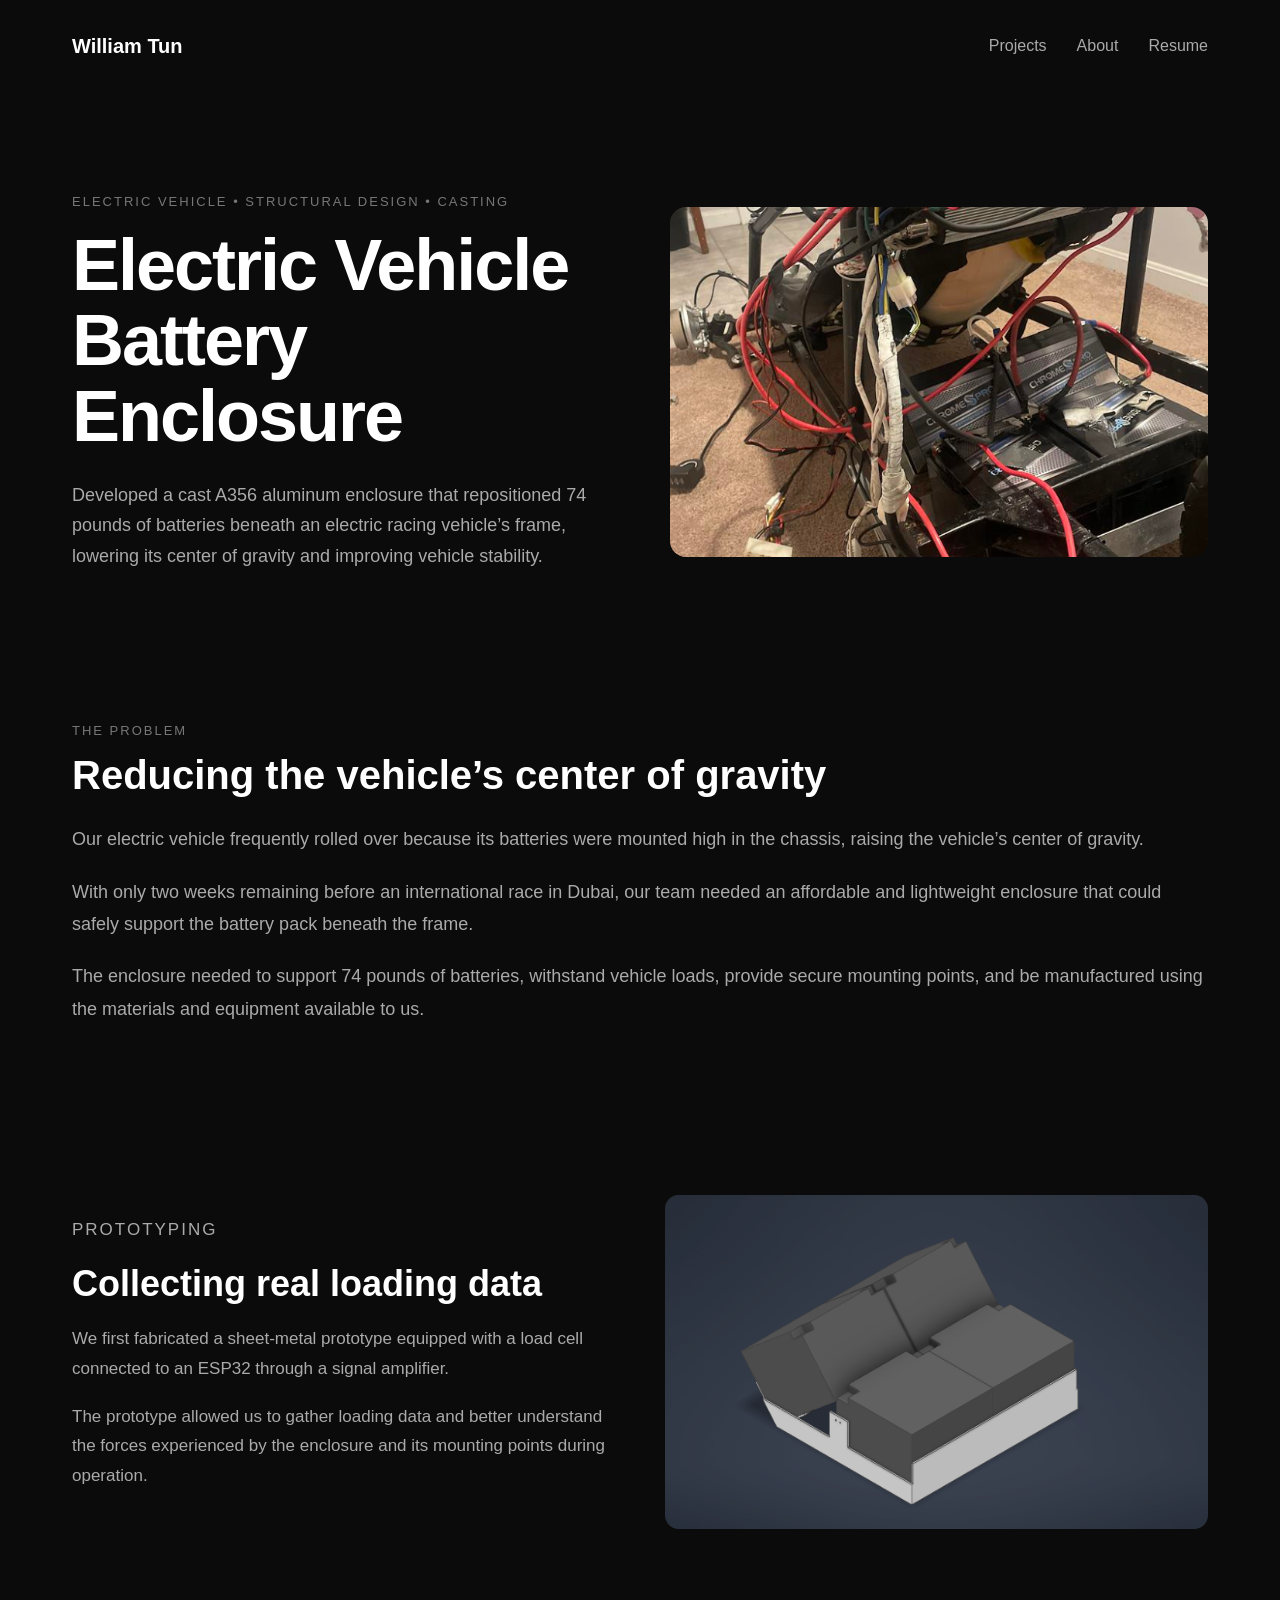
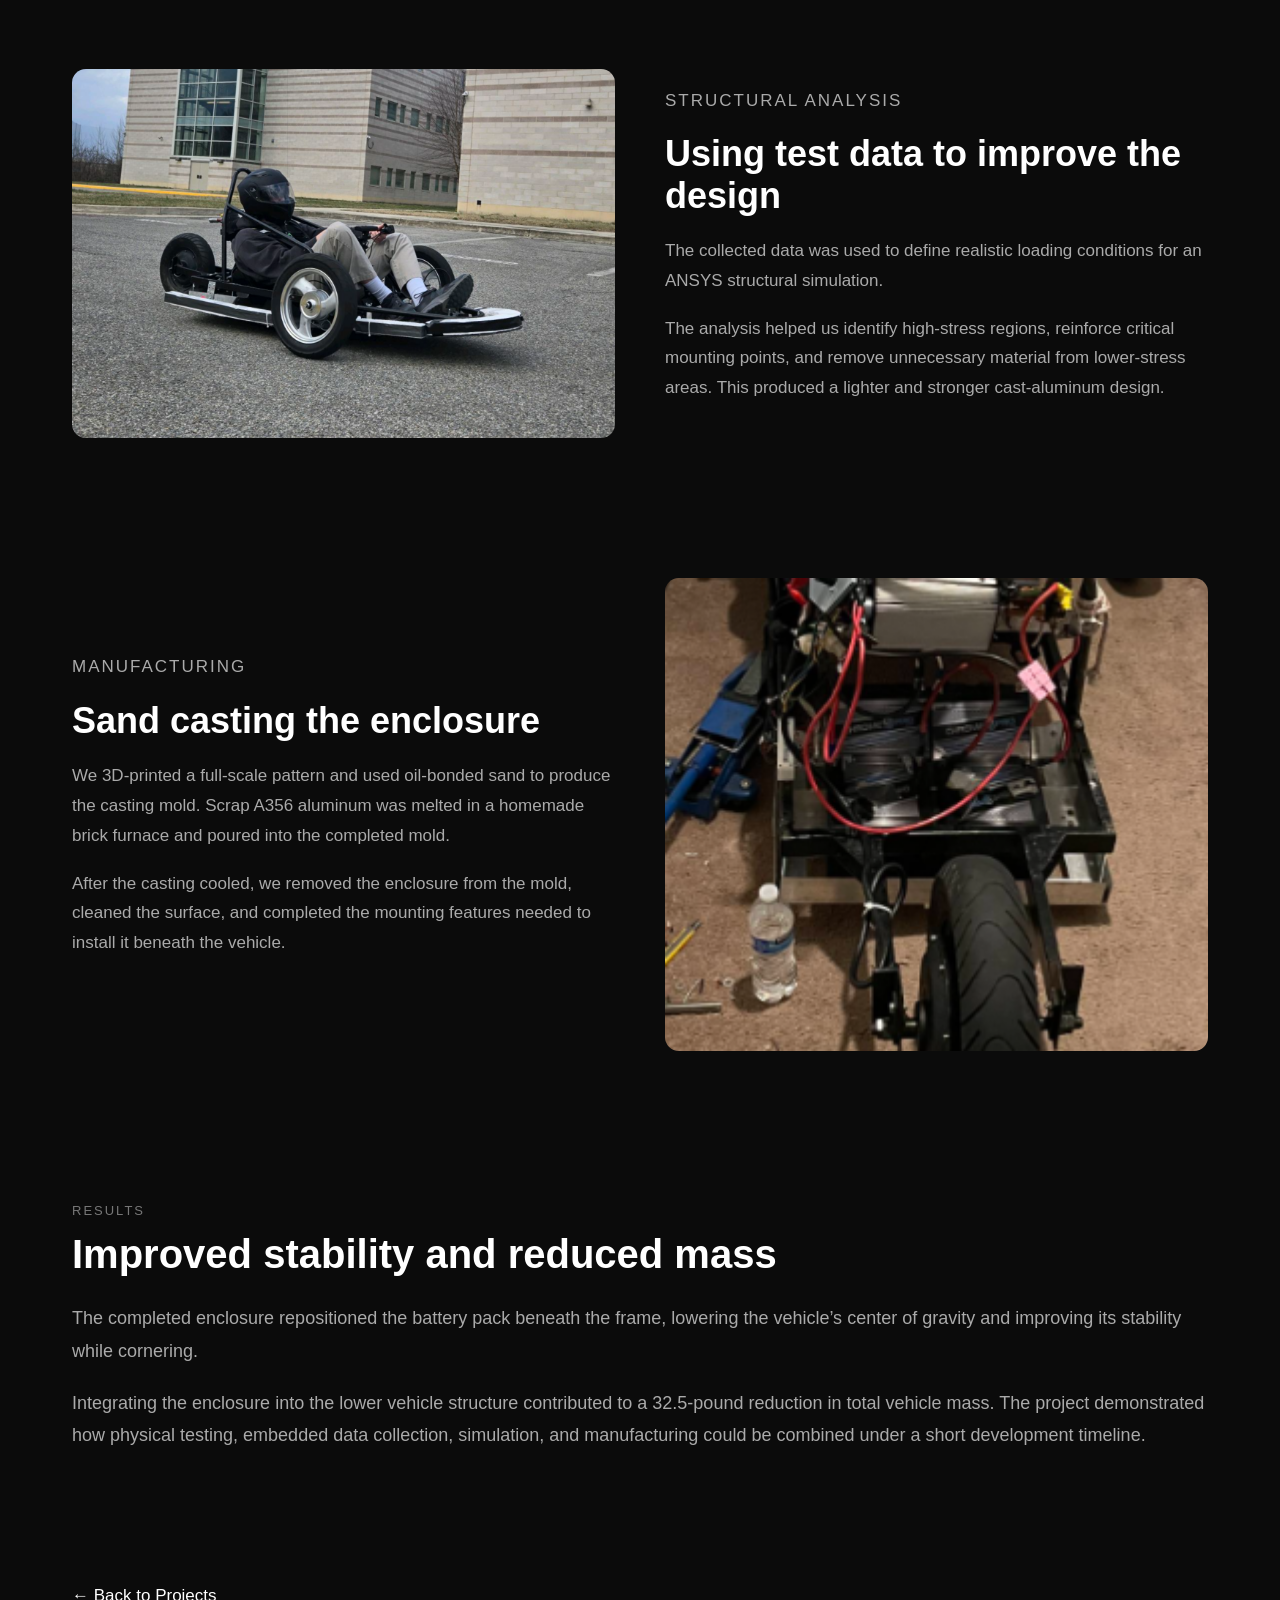
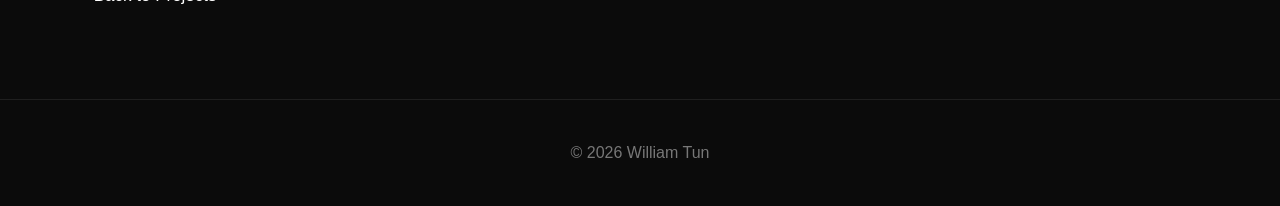
<file: projects/battery-enclosure.html>
<!DOCTYPE html>
<html lang="en">

<head>
    <meta charset="UTF-8">

    <meta
        name="viewport"
        content="width=device-width, initial-scale=1.0"
    >

    <title>Electric Vehicle Battery Enclosure | William Tun</title>

    <meta
        name="description"
        content="Design, testing, analysis, and casting of an A356 aluminum electric vehicle battery enclosure by William Tun."
    >

    <link rel="stylesheet" href="../style.css">
</head>

<body>

    <nav>
        <a href="../index.html" class="logo">
            William Tun
        </a>

        <div class="nav-links">
            <a href="../index.html#projects">Projects</a>
            <a href="../index.html#about">About</a>

            <a
                href="../William_Tun_Resume.pdf"
                target="_blank"
                rel="noopener noreferrer"
            >
                Resume
            </a>
        </div>
    </nav>


    <main>

        <!-- HERO -->

        <section class="project-page-hero">

            <div class="project-page-title">

                <p class="section-label">
                    ELECTRIC VEHICLE • STRUCTURAL DESIGN • CASTING
                </p>

                <h1>
                    Electric Vehicle Battery Enclosure
                </h1>

                <p class="project-page-summary">
                    Developed a cast A356 aluminum enclosure that repositioned
                    74 pounds of batteries beneath an electric racing vehicle’s
                    frame, lowering its center of gravity and improving vehicle
                    stability.
                </p>

            </div>

            <div class="project-hero-image">
                <img
                    src="../images/EVGP1.png"
                    alt="Electric vehicle used in the EV Grand Prix"
                >
            </div>

        </section>


        <!-- OVERVIEW -->

        <section class="project-content">

            <p class="section-label">
                THE PROBLEM
            </p>

            <h2>
                Reducing the vehicle’s center of gravity
            </h2>

            <p class="project-text">
                Our electric vehicle frequently rolled over because its
                batteries were mounted high in the chassis, raising the
                vehicle’s center of gravity.
            </p>

            <p class="project-text">
                With only two weeks remaining before an international race in
                Dubai, our team needed an affordable and lightweight enclosure
                that could safely support the battery pack beneath the frame.
            </p>

            <p class="project-text">
                The enclosure needed to support 74 pounds of batteries,
                withstand vehicle loads, provide secure mounting points, and be
                manufactured using the materials and equipment available to us.
            </p>

        </section>


        <!-- PROTOTYPE AND DATA COLLECTION -->

        <section class="project-split casting-section">

            <div class="project-split-image">
                <img
                    src="../images/battery_pack.png"
                    alt="Sheet-metal battery enclosure prototype"
                    loading="lazy"
                >
            </div>

            <div class="project-split-text">

                <p class="section-label">
                    PROTOTYPING
                </p>

                <h2>
                    Collecting real loading data
                </h2>

                <p>
                    We first fabricated a sheet-metal prototype equipped with
                    a load cell connected to an ESP32 through a signal
                    amplifier.
                </p>

                <p>
                    The prototype allowed us to gather loading data and better
                    understand the forces experienced by the enclosure and its
                    mounting points during operation.
                </p>

            </div>

        </section>


        <!-- ANSYS -->

        <section class="project-split">

            <div class="project-split-image">
                <img
                    src="../images/vehicle_testing.png"
                    alt="ANSYS simulation of the battery enclosure"
                    loading="lazy"
                >
            </div>

            <div class="project-split-text">

                <p class="section-label">
                    STRUCTURAL ANALYSIS
                </p>

                <h2>
                    Using test data to improve the design
                </h2>

                <p>
                    The collected data was used to define realistic loading
                    conditions for an ANSYS structural simulation.
                </p>

                <p>
                    The analysis helped us identify high-stress regions,
                    reinforce critical mounting points, and remove unnecessary
                    material from lower-stress areas. This produced a lighter
                    and stronger cast-aluminum design.
                </p>

            </div>

        </section>


        <!-- CASTING -->

        <section class="project-split">

            <div class="project-split-image">
                <img
                    src="../images/under_casting.png"
                    alt="Sand casting the A356 aluminum battery enclosure"
                    loading="lazy"
                >
            </div>

            <div class="project-split-text">

                <p class="section-label">
                    MANUFACTURING
                </p>

                <h2>
                    Sand casting the enclosure
                </h2>

                <p>
                    We 3D-printed a full-scale pattern and used oil-bonded sand
                    to produce the casting mold. Scrap A356 aluminum was melted
                    in a homemade brick furnace and poured into the completed
                    mold.
                </p>

                <p>
                    After the casting cooled, we removed the enclosure from the
                    mold, cleaned the surface, and completed the mounting
                    features needed to install it beneath the vehicle.
                </p>

            </div>

        </section>


        <!-- RESULTS -->

        <section class="project-content">

            <p class="section-label">
                RESULTS
            </p>

            <h2>
                Improved stability and reduced mass
            </h2>

            <p class="project-text">
                The completed enclosure repositioned the battery pack beneath
                the frame, lowering the vehicle’s center of gravity and
                improving its stability while cornering.
            </p>

            <p class="project-text">
                Integrating the enclosure into the lower vehicle structure
                contributed to a 32.5-pound reduction in total vehicle mass.
                The project demonstrated how physical testing, embedded data
                collection, simulation, and manufacturing could be combined
                under a short development timeline.
            </p>

        </section>

        <!-- BACK BUTTON -->

        <section class="project-back">
            <a href="../index.html#projects">
                ← Back to Projects
            </a>
        </section>

    </main>


    <footer>
        <p>© 2026 William Tun</p>
    </footer>

</body>

</html>
</file>
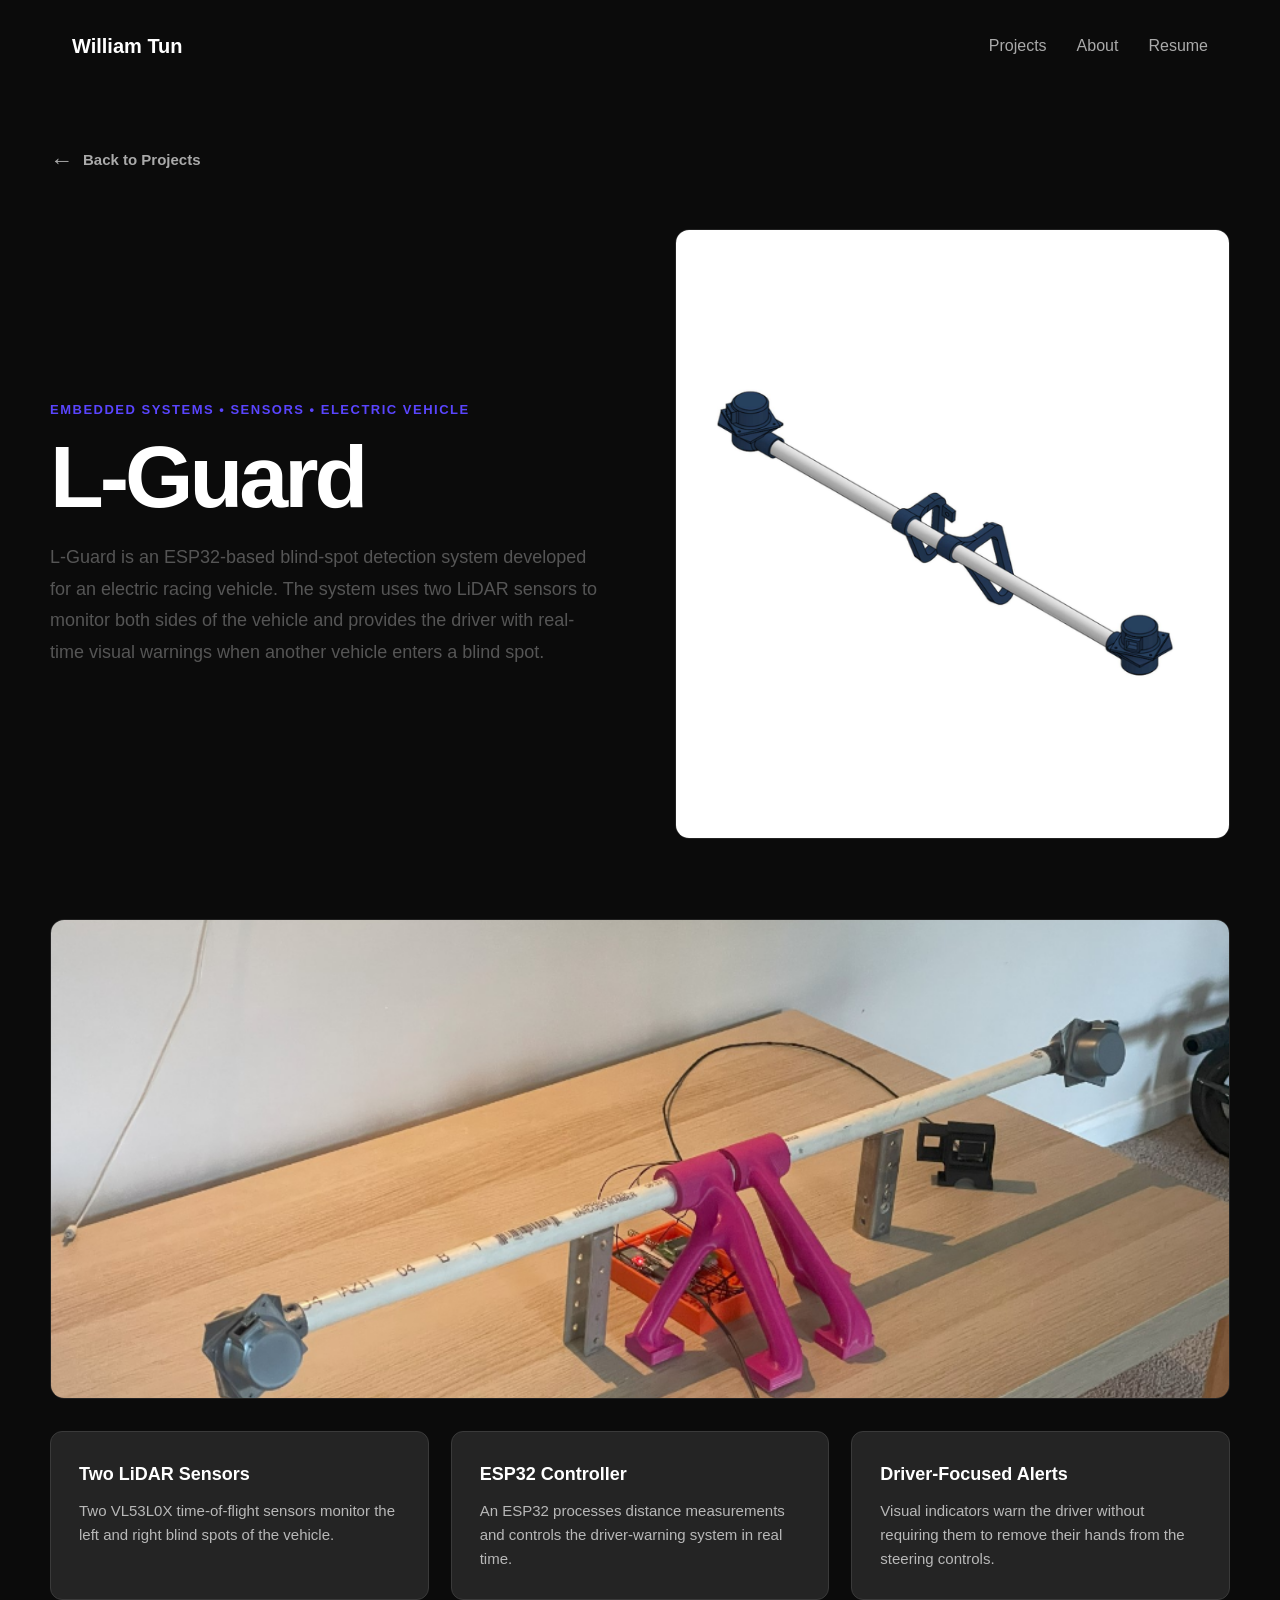
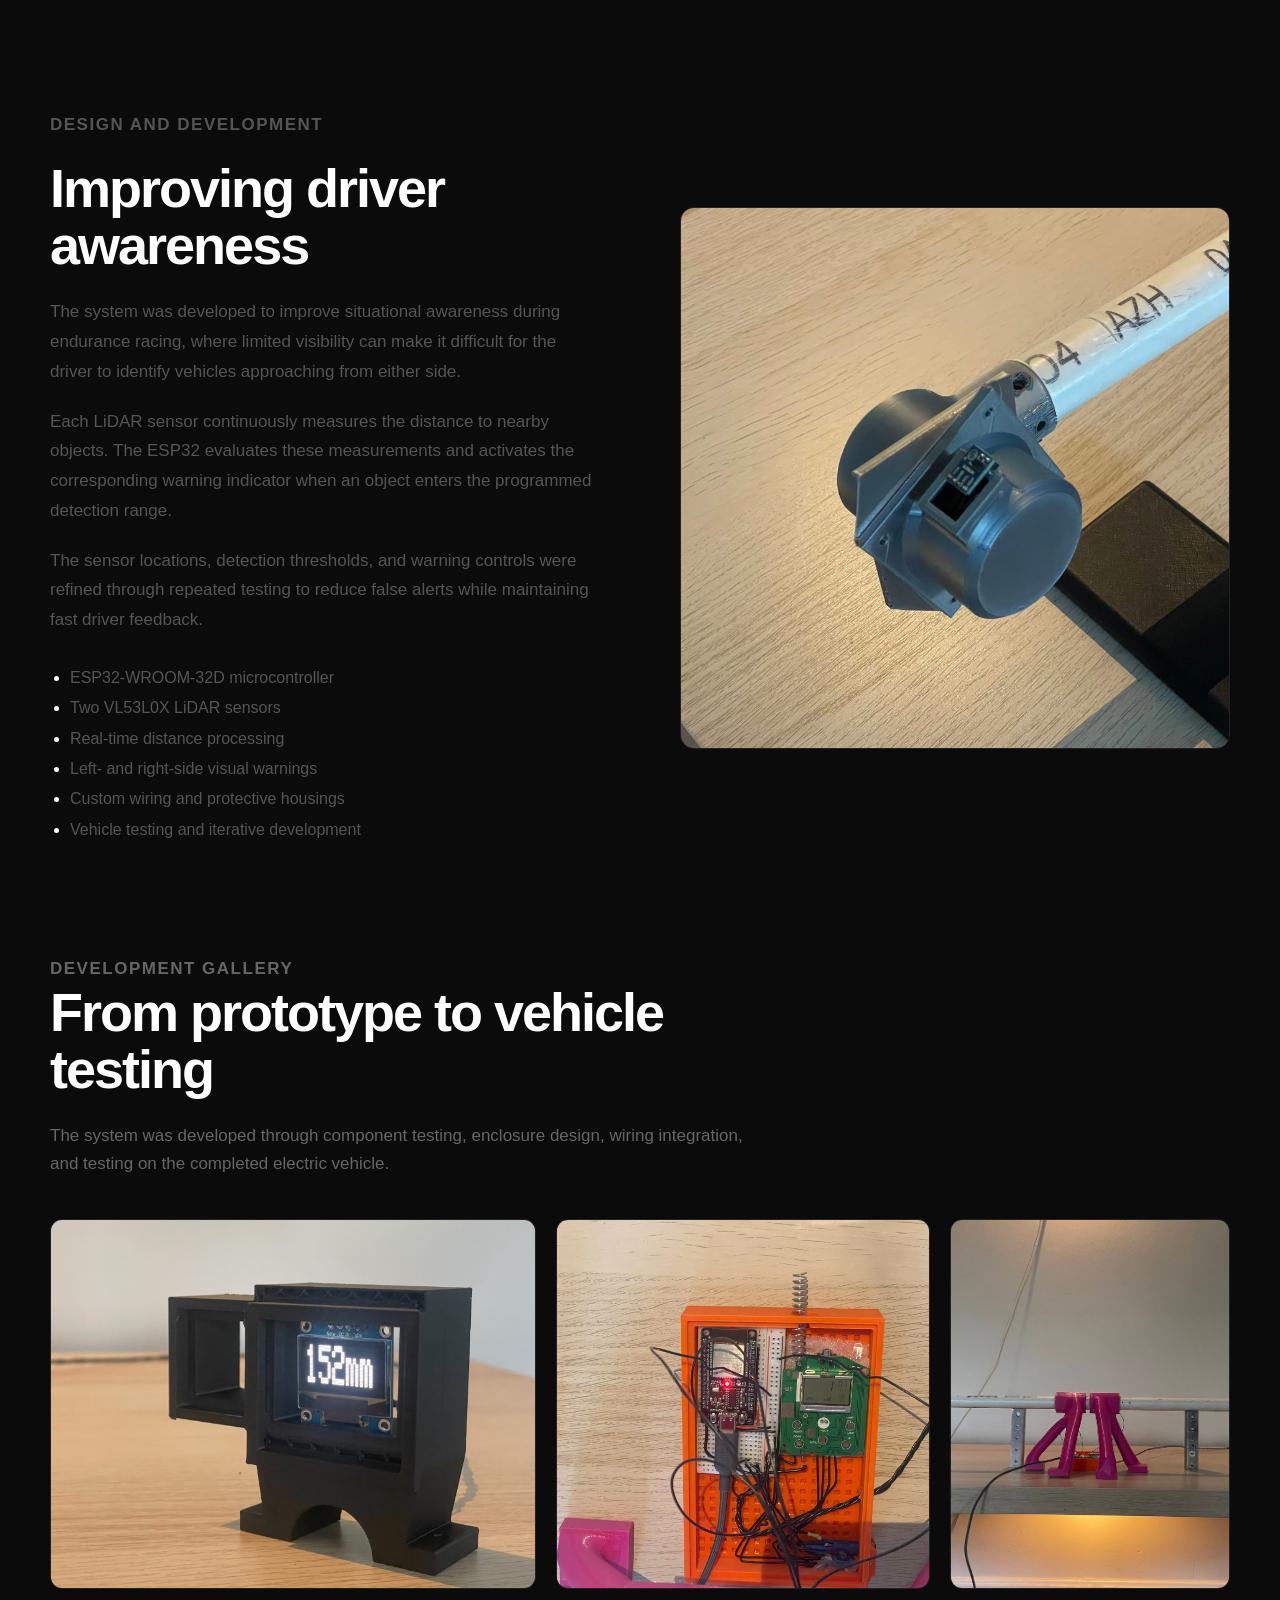
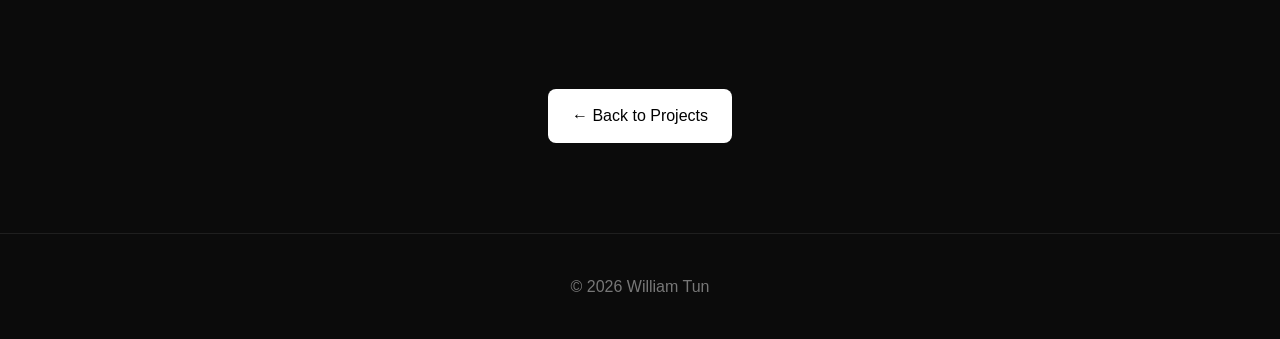
<file: projects/lidar-system.html>
<!DOCTYPE html>
<html lang="en">

<head>
    <meta charset="UTF-8">

    <meta
        name="viewport"
        content="width=device-width, initial-scale=1.0"
    >

    <title>L-Guard Blind-Spot Detection System | William Tun</title>

    <meta
        name="description"
        content="L-Guard is an ESP32-based blind-spot detection system developed by William Tun for an electric racing vehicle."
    >

    <link rel="stylesheet" href="../style.css">

    <style>
        /* L-GUARD PROJECT PAGE */

        .lguard-page {
            width: min(1180px, calc(100% - 40px));
            margin: 0 auto;
            padding: 50px 0 90px;
        }

        .project-back {
            display: inline-flex;
            align-items: center;
            gap: 10px;
            margin-bottom: 50px;
            color: #666666;
            font-size: 15px;
            font-weight: 600;
            text-decoration: none;
        }

        .project-back:hover {
            color: #111111;
        }

        .project-back span {
            font-size: 23px;
        }

        /* HERO */

        .lguard-hero {
            display: grid;
            grid-template-columns: 1fr 1fr;
            gap: 70px;
            align-items: center;
            margin-bottom: 80px;
        }

        .project-label {
            margin: 0 0 14px;
            color: #5a45ff;
            font-size: 13px;
            font-weight: 700;
            letter-spacing: 1.5px;
            text-transform: uppercase;
        }

        .lguard-hero h1 {
            margin: 0 0 24px;
            color: #111111;
            font-size: clamp(48px, 7vw, 88px);
            line-height: 0.95;
            letter-spacing: -4px;
        }

        .lguard-hero-text {
            max-width: 560px;
            margin: 0;
            color: #555555;
            font-size: 18px;
            line-height: 1.75;
        }

        .lguard-hero-image {
            min-height: 500px;
            overflow: hidden;
            border-radius: 14px;
            background-color: #e8eaed;
        }

        .lguard-hero-image img {
            display: block;
            width: 100%;
            height: 100%;
            min-height: 500px;
            object-fit: cover;
        }

        /* FULL-WIDTH IMAGE */

        .lguard-banner {
            width: 100%;
            height: 480px;
            margin-bottom: 32px;
            overflow: hidden;
            border-radius: 14px;
            background-color: #e8eaed;
        }

        .lguard-banner img {
            display: block;
            width: 100%;
            height: 100%;
            object-fit: cover;
        }

        /* SUMMARY CARDS */

        .project-highlights {
            display: grid;
            grid-template-columns: repeat(3, 1fr);
            gap: 22px;
            margin-bottom: 110px;
        }

        .highlight-card {
            padding: 28px;
            border: 1px solid #dddddd;
            border-radius: 12px;
            background-color: #ffffff;
        }

        .highlight-card h3 {
            margin: 0 0 10px;
            color: #111111;
            font-size: 18px;
        }

        .highlight-card p {
            margin: 0;
            color: #666666;
            font-size: 15px;
            line-height: 1.6;
        }

        /* TECHNICAL SECTION */

        .lguard-details {
            display: grid;
            grid-template-columns: 1fr 1fr;
            gap: 80px;
            align-items: center;
            margin-bottom: 110px;
        }

        .lguard-details h2,
        .gallery-section h2 {
            margin: 0 0 24px;
            color: #111111;
            font-size: clamp(34px, 5vw, 54px);
            line-height: 1.05;
            letter-spacing: -2px;
        }

        .lguard-details p {
            margin: 0 0 20px;
            color: #555555;
            font-size: 17px;
            line-height: 1.75;
        }

        .lguard-details ul {
            margin: 28px 0 0;
            padding-left: 20px;
            color: #555555;
            line-height: 1.9;
        }

        .lguard-detail-image {
            min-height: 540px;
            overflow: hidden;
            border-radius: 14px;
            background-color: #e8eaed;
        }

        .lguard-detail-image img {
            display: block;
            width: 100%;
            height: 100%;
            min-height: 540px;
            object-fit: cover;
        }

        /* PHOTO GALLERY */

        .gallery-section {
            margin-bottom: 80px;
        }

        .gallery-heading {
            max-width: 700px;
            margin-bottom: 40px;
        }

        .gallery-heading p {
            margin: 0;
            color: #666666;
            font-size: 17px;
            line-height: 1.7;
        }

        .photo-gallery {
            display: grid;
            grid-template-columns: 1.3fr 1fr 0.75fr;
            gap: 20px;
        }

        .gallery-image {
            height: 370px;
            overflow: hidden;
            border-radius: 12px;
            background-color: #e8eaed;
        }

        .gallery-image img {
            display: block;
            width: 100%;
            height: 100%;
            object-fit: cover;
            transition: transform 0.35s ease;
        }

        .gallery-image:hover img {
            transform: scale(1.035);
        }

        .project-bottom-navigation {
            display: flex;
            justify-content: center;
            padding-top: 20px;
        }

        /* RESPONSIVE */

        @media (max-width: 850px) {
            .lguard-hero,
            .lguard-details {
                grid-template-columns: 1fr;
                gap: 40px;
            }

            .lguard-hero-image,
            .lguard-hero-image img,
            .lguard-detail-image,
            .lguard-detail-image img {
                min-height: 420px;
            }

            .project-highlights {
                grid-template-columns: 1fr;
                margin-bottom: 80px;
            }

            .photo-gallery {
                grid-template-columns: 1fr 1fr;
            }

            .photo-gallery .gallery-image:first-child {
                grid-column: 1 / -1;
            }
        }

        @media (max-width: 560px) {
            .lguard-page {
                width: min(100% - 24px, 1180px);
                padding-top: 30px;
            }

            .lguard-hero {
                margin-bottom: 55px;
            }

            .lguard-hero h1 {
                letter-spacing: -2px;
            }

            .lguard-banner {
                height: 300px;
            }

            .photo-gallery {
                grid-template-columns: 1fr;
            }

            .photo-gallery .gallery-image:first-child {
                grid-column: auto;
            }

            .gallery-image {
                height: 310px;
            }
        }
    </style>
</head>

<body>

    <!-- NAVIGATION -->

    <nav>
        <a href="../index.html" class="logo">
            William Tun
        </a>

        <div class="nav-links">
            <a href="../index.html#projects">Projects</a>
            <a href="../index.html#about">About</a>

            <a
                href="../William_Tun_Resume.pdf"
                target="_blank"
                rel="noopener noreferrer"
            >
                Resume
            </a>
        </div>
    </nav>


    <main class="lguard-page">

        <!-- BACK BUTTON -->

        <a href="../index.html#projects" class="project-back">
            <span>←</span>
            Back to Projects
        </a>


        <!-- HERO -->

        <section class="lguard-hero">

            <div>
                <p class="project-label">
                    Embedded Systems • Sensors • Electric Vehicle
                </p>

                <h1>L-Guard</h1>

                <p class="lguard-hero-text">
                    L-Guard is an ESP32-based blind-spot detection system
                    developed for an electric racing vehicle. The system uses
                    two LiDAR sensors to monitor both sides of the vehicle and
                    provides the driver with real-time visual warnings when
                    another vehicle enters a blind spot.
                </p>
            </div>

            <div class="lguard-hero-image">
                <img
                    src="../images/lguard-hero.jpg.png"
                    alt="L-Guard blind-spot detection system"
                >
            </div>

        </section>


        <!-- FULL-WIDTH IMAGE -->

        <section class="lguard-banner">
            <img
                src="../images/lguard-vehicle.jpg"
                alt="L-Guard system installed on the electric vehicle"
                loading="lazy"
            >
        </section>


        <!-- THREE SUMMARY BLOCKS -->

        <section class="project-highlights">

            <article class="highlight-card">
                <h3>Two LiDAR Sensors</h3>

                <p>
                    Two VL53L0X time-of-flight sensors monitor the left and
                    right blind spots of the vehicle.
                </p>
            </article>

            <article class="highlight-card">
                <h3>ESP32 Controller</h3>

                <p>
                    An ESP32 processes distance measurements and controls the
                    driver-warning system in real time.
                </p>
            </article>

            <article class="highlight-card">
                <h3>Driver-Focused Alerts</h3>

                <p>
                    Visual indicators warn the driver without requiring them
                    to remove their hands from the steering controls.
                </p>
            </article>

        </section>


        <!-- TECHNICAL OVERVIEW -->

        <section class="lguard-details">

            <div>
                <p class="project-label">Design and Development</p>

                <h2>
                    Improving driver awareness
                </h2>

                <p>
                    The system was developed to improve situational awareness
                    during endurance racing, where limited visibility can make
                    it difficult for the driver to identify vehicles approaching
                    from either side.
                </p>

                <p>
                    Each LiDAR sensor continuously measures the distance to
                    nearby objects. The ESP32 evaluates these measurements and
                    activates the corresponding warning indicator when an object
                    enters the programmed detection range.
                </p>

                <p>
                    The sensor locations, detection thresholds, and warning
                    controls were refined through repeated testing to reduce
                    false alerts while maintaining fast driver feedback.
                </p>

                <ul>
                    <li>ESP32-WROOM-32D microcontroller</li>
                    <li>Two VL53L0X LiDAR sensors</li>
                    <li>Real-time distance processing</li>
                    <li>Left- and right-side visual warnings</li>
                    <li>Custom wiring and protective housings</li>
                    <li>Vehicle testing and iterative development</li>
                </ul>
            </div>

            <div class="lguard-detail-image">
                <img
                    src="../images/lguard-electronics.jpg"
                    alt="Electronics and wiring used in the L-Guard system"
                    loading="lazy"
                >
            </div>

        </section>


        <!-- PHOTO GALLERY -->

        <section class="gallery-section">

            <div class="gallery-heading">
                <p class="project-label">Development Gallery</p>

                <h2>
                    From prototype to vehicle testing
                </h2>

                <p>
                    The system was developed through component testing,
                    enclosure design, wiring integration, and testing on the
                    completed electric vehicle.
                </p>
            </div>

            <div class="photo-gallery">

                <div class="gallery-image">
                    <img
                        src="../images/lguard-gallery-1.jpg"
                        alt="Early L-Guard prototype"
                        loading="lazy"
                    >
                </div>

                <div class="gallery-image">
                    <img
                        src="../images/lguard-gallery-2.jpg"
                        alt="L-Guard sensor installation"
                        loading="lazy"
                    >
                </div>

                <div class="gallery-image">
                    <img
                        src="../images/lguard-gallery-3.jpg"
                        alt="Testing the L-Guard system"
                        loading="lazy"
                    >
                </div>

            </div>

        </section>


        <!-- BACK TO PROJECTS -->

        <section class="project-bottom-navigation">
            <a
                href="../index.html#projects"
                class="primary-button"
            >
                ← Back to Projects
            </a>
        </section>

    </main>


    <footer>
        <p>© 2026 William Tun</p>
    </footer>

</body>

</html>
</file>
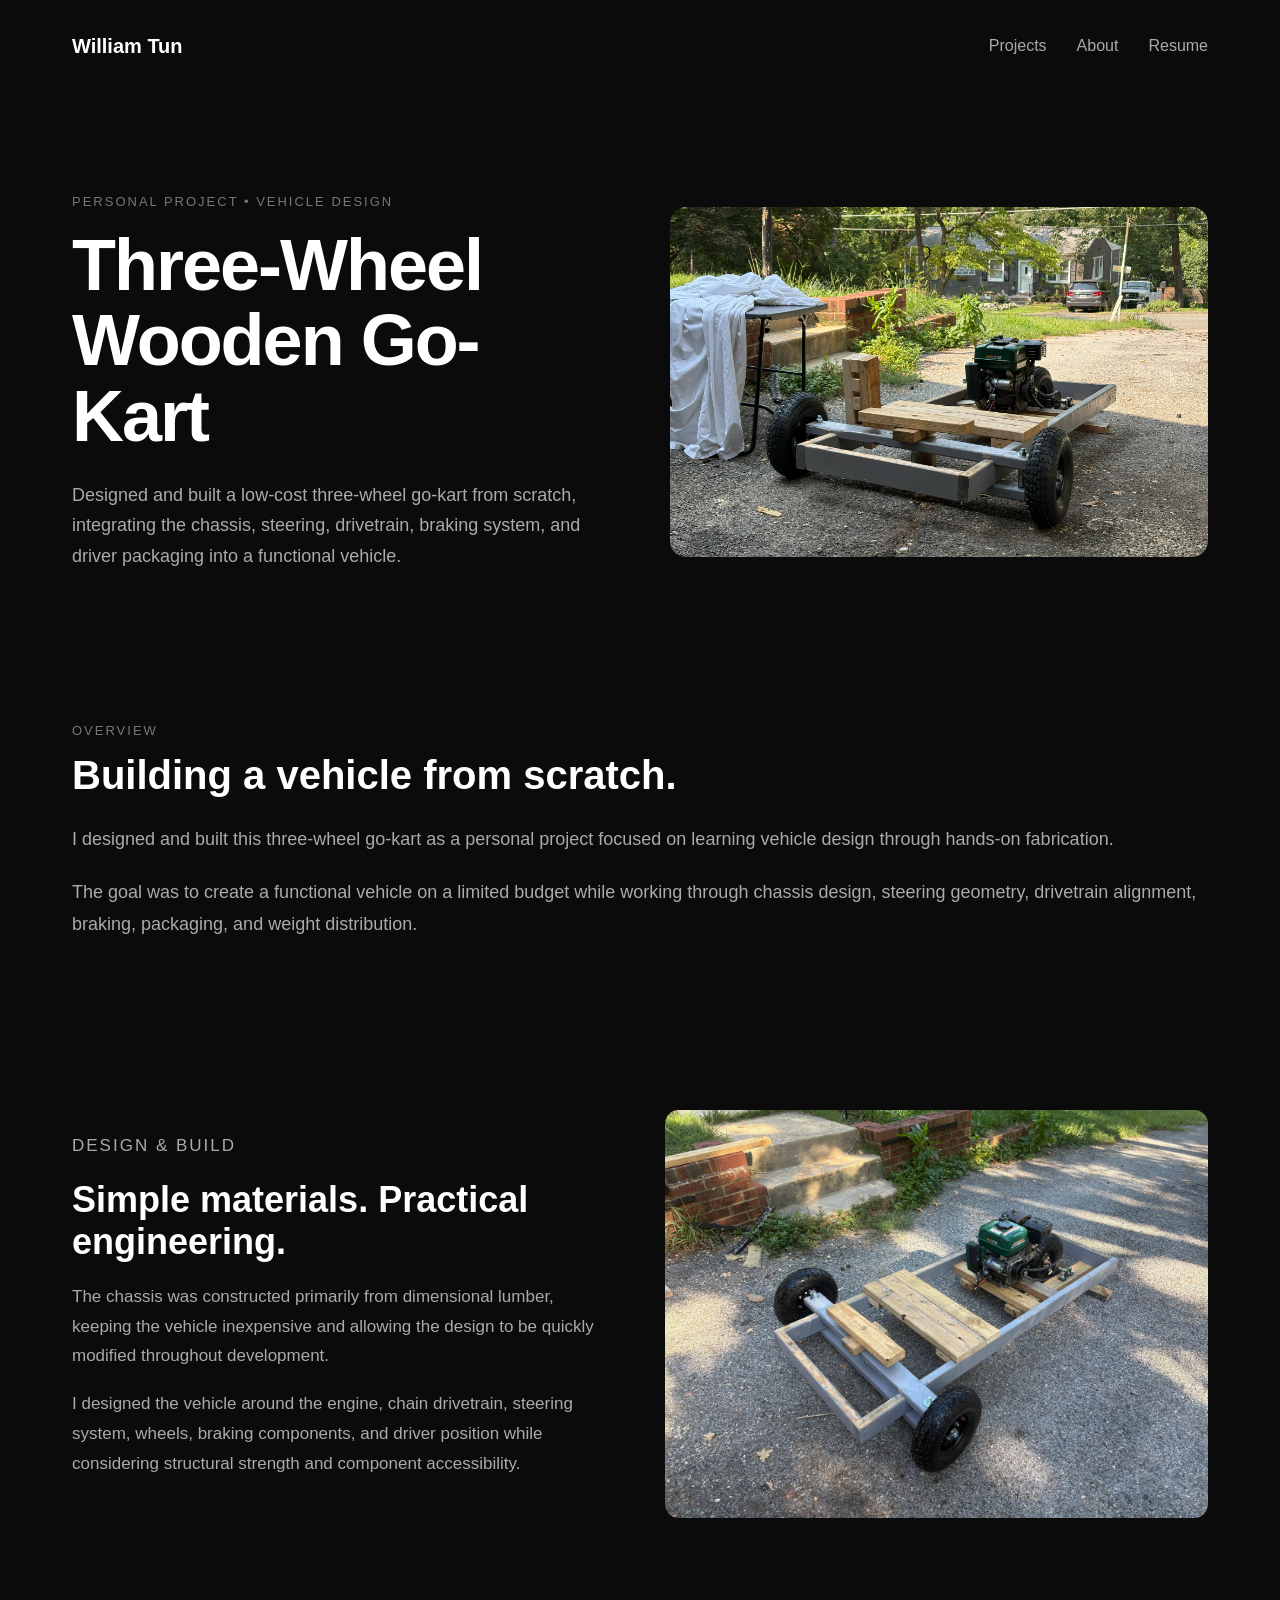
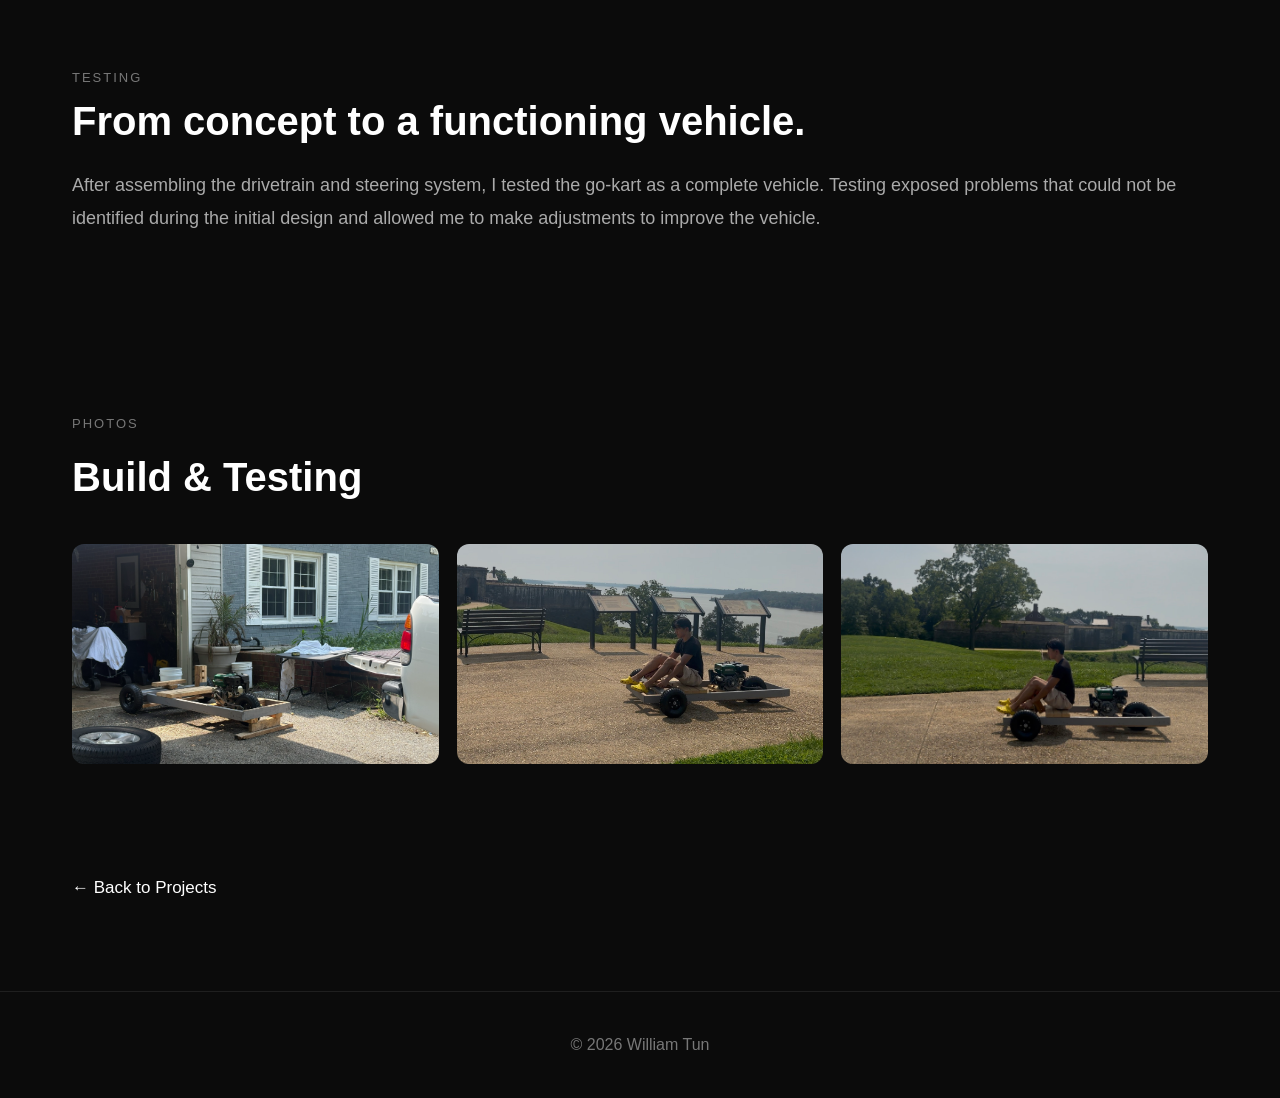
<file: projects/wooden-gokart.html>
<!DOCTYPE html>
<html lang="en">

<head>
    <meta charset="UTF-8">
    <meta name="viewport" content="width=device-width, initial-scale=1.0">
    <title>Wooden Go-Kart | William Tun</title>

    <link rel="stylesheet" href="../style.css">
</head>

<body>

    <!-- NAVBAR -->
    <nav>
        <a href="../index.html" class="logo">William Tun</a>

        <div class="nav-links">
            <a href="../index.html#projects">Projects</a>
            <a href="../index.html#about">About</a>
            <a href="../resume.pdf" target="_blank">Resume</a>
        </div>
    </nav>


    <main>

        <!-- HERO -->
        <section class="project-page-hero">

            <div class="project-page-title">

                <p class="section-label">
                    PERSONAL PROJECT • VEHICLE DESIGN
                </p>

                <h1>Three-Wheel Wooden Go-Kart</h1>

                <p class="project-page-summary">
                    Designed and built a low-cost three-wheel go-kart
                    from scratch, integrating the chassis, steering,
                    drivetrain, braking system, and driver packaging
                    into a functional vehicle.
                </p>

            </div>


            <div class="project-hero-image">

                <img
                    src="../images/fully assembled.png"
                    alt="Fully assembled wooden go-kart"
                >

            </div>

        </section>


        <!-- OVERVIEW -->
        <section class="project-content">

            <p class="section-label">OVERVIEW</p>

            <h2>
                Building a vehicle from scratch.
            </h2>

            <p class="project-text">
                I designed and built this three-wheel go-kart as a
                personal project focused on learning vehicle design
                through hands-on fabrication.
            </p>

            <p class="project-text">
                The goal was to create a functional vehicle on a limited
                budget while working through chassis design, steering
                geometry, drivetrain alignment, braking, packaging,
                and weight distribution.
            </p>

        </section>


        <!-- DESIGN AND BUILD -->
        <section class="project-split">

            <div class="project-split-image">

                <img
                    src="../images/half assembled.jpg"
                    alt="Wooden go-kart during assembly"
                >

            </div>


            <div class="project-split-text">

                <p class="section-label">
                    DESIGN & BUILD
                </p>

                <h2>
                    Simple materials. Practical engineering.
                </h2>

                <p>
                    The chassis was constructed primarily from
                    dimensional lumber, keeping the vehicle inexpensive
                    and allowing the design to be quickly modified
                    throughout development.
                </p>

                <p>
                    I designed the vehicle around the engine, chain
                    drivetrain, steering system, wheels, braking
                    components, and driver position while considering
                    structural strength and component accessibility.
                </p>

            </div>

        </section>


        <!-- TESTING -->
        <section class="project-content">

            <p class="section-label">TESTING</p>

            <h2>
                From concept to a functioning vehicle.
            </h2>

            <p class="project-text">
                After assembling the drivetrain and steering system,
                I tested the go-kart as a complete vehicle. Testing
                exposed problems that could not be identified during
                the initial design and allowed me to make adjustments
                to improve the vehicle.
            </p>

        </section>


        <!-- PHOTOS -->
        <section class="project-gallery-section">

            <p class="section-label">PHOTOS</p>

            <h2>Build & Testing</h2>


            <div class="project-gallery">

                <img
                    src="../images/next to truck.png"
                    alt="Wooden go-kart during construction"
                >

                <img
                    src="../images/being driven1.JPG"
                    alt="Wooden go-kart being driven"
                >

                <img
                    src="../images/being driven2.JPG"
                    alt="Wooden go-kart during testing"
                >

            </div>

        </section>


        <!-- BACK BUTTON -->
        <section class="project-back">

            <a href="../index.html#projects">
                ← Back to Projects
            </a>

        </section>

    </main>


    <footer>
        <p>© 2026 William Tun</p>
    </footer>

</body>

</html>
</file>
<file: style.css>
/* =========================================
   GENERAL
========================================= */

* {
    margin: 0;
    padding: 0;
    box-sizing: border-box;
}

html {
    scroll-behavior: smooth;
}

body {
    font-family: Arial, Helvetica, sans-serif;
    background: #0b0b0b;
    color: #ffffff;
    line-height: 1.6;
}


/* =========================================
   NAVBAR
========================================= */

nav {
    max-width: 1200px;
    margin: auto;
    padding: 30px 40px;

    display: flex;
    justify-content: space-between;
    align-items: center;
}

.logo {
    color: #ffffff;
    font-size: 20px;
    font-weight: 600;
    text-decoration: none;
}

.logo:visited,
.logo:hover {
    color: #ffffff;
}

.nav-links {
    display: flex;
    gap: 30px;
}

.nav-links a {
    color: #aaaaaa;
    text-decoration: none;
    transition: color 0.25s;
}

.nav-links a:hover {
    color: #ffffff;
}


/* =========================================
   HOME PAGE HERO
========================================= */

.hero {
    max-width: 1200px;
    margin: auto;
    padding: 140px 40px 180px;

    display: grid;
    grid-template-columns: minmax(0, 1.1fr) minmax(0, 0.9fr);
    align-items: center;
    gap: 60px;
}

.subtitle {
    margin-bottom: 20px;

    color: #888888;
    font-size: 18px;
}

.hero h1 {
    max-width: 950px;

    font-size: clamp(48px, 7vw, 90px);
    font-weight: 600;
    line-height: 1.05;
    letter-spacing: -3px;
}

.hero h1 span {
    color: #777777;
}

.hero-description {
    max-width: 600px;
    margin-top: 30px;

    color: #aaaaaa;
    font-size: 20px;
}


/* =========================================
   BUTTONS
========================================= */

.buttons {
    display: flex;
    gap: 15px;

    margin-top: 40px;
}

.buttons a,
.primary-button,
.secondary-button,
.resume-button {
    display: inline-block;

    padding: 14px 24px;

    border-radius: 8px;

    font-weight: 500;
    text-decoration: none;
}

.primary-button {
    background: #ffffff;
    color: #000000;
}

.primary-button:hover {
    background: #dddddd;
}

.secondary-button,
.resume-button {
    border: 1px solid #444444;
    color: #ffffff;
    background: transparent;
}

.secondary-button:hover,
.resume-button:hover {
    background: #171717;
}


/* =========================================
   HERO PHOTO
========================================= */

.hero-photo {
    width: min(100%, 560px);
    max-width: 100%;

    justify-self: end;

    overflow: hidden;

    border: 1px solid #333333;
    border-radius: 12px;
}

.hero-photo img {
    display: block;

    width: 100%;
    height: auto;

    object-fit: contain;
}


/* =========================================
   PROJECT SECTION
========================================= */

.projects-section {
    max-width: 1200px;
    margin: auto;
    padding: 100px 40px;
}

.section-label {
    color: #777777;
    font-size: 13px;
    letter-spacing: 2px;
}

.projects-section h2 {
    margin: 10px 0 50px;

    color: #ffffff;
    font-size: 48px;
}


/* =========================================
   PROJECT GRID
========================================= */

.project-grid {
    display: grid;
    grid-template-columns: repeat(2, 1fr);
    gap: 30px;
}


/* =========================================
   PROJECT CARDS
========================================= */

.project-card {
    overflow: hidden;

    border: 1px solid #222222;
    border-radius: 16px;

    background: #121212;

    transition:
        transform 0.3s,
        border-color 0.3s;
}

.project-card:hover {
    transform: translateY(-5px);
    border-color: #555555;
}


/* =========================================
   PROJECT CARD IMAGES
========================================= */

.project-image {
    height: 330px;

    overflow: hidden;

    background: #1c1c1c;
}

.project-image img {
    width: 100%;
    height: 100%;

    object-fit: cover;

    transition: transform 0.4s;
}

.project-card:hover .project-image img {
    transform: scale(1.03);
}


/* =========================================
   PROJECT CARD TEXT
========================================= */

.project-info {
    padding: 28px;
}

.project-category {
    margin-bottom: 8px;

    color: #666666;
    font-size: 12px;
    letter-spacing: 1.5px;
}

.project-info h3 {
    margin-bottom: 10px;

    color: #ffffff;
    font-size: 28px;
}

.project-info p {
    color: #aaaaaa;
}

.project-info a {
    display: inline-block;

    margin-top: 20px;

    color: #ffffff;
    text-decoration: none;
}


/* =========================================
   INTERACTIVE CAD MODEL
========================================= */

.project-model {
    position: relative;

    width: 100%;
    height: 330px;

    overflow: hidden;

    background-color: #181818;
}

.project-model model-viewer {
    display: block;

    width: 100%;
    height: 100%;

    background-color: #181818;

    --poster-color: #181818;
}

.model-instructions {
    position: absolute;
    right: 14px;
    bottom: 12px;

    margin: 0;
    padding: 7px 11px;

    border-radius: 5px;

    background: rgba(0, 0, 0, 0.7);
    color: #ffffff;

    font-size: 12px;

    pointer-events: none;
}

.model-error {
    padding: 20px;

    background: #181818;
    color: #ffffff;

    text-align: center;
}


/* =========================================
   ABOUT SECTION
========================================= */

.about-section {
    max-width: 1200px;
    margin: 0 auto;
    padding: 100px 40px 140px;

    display: grid;
    grid-template-columns: 1fr 1fr;
    gap: 80px;
    align-items: center;
}

.about-text h2 {
    margin: 10px 0 45px;

    color: #ffffff;
    font-size: 48px;
    line-height: 1.1;
}

.about-text > p:last-child {
    max-width: 600px;

    color: #aaaaaa;
    font-size: 20px;
    line-height: 1.8;
}

.about-photo {
    width: 100%;

    overflow: hidden;

    border: 1px solid #222222;
    border-radius: 14px;
}

.about-photo img {
    display: block;

    width: 100%;
    height: auto;
}


/* =========================================
   STANDARD PROJECT PAGE HERO
========================================= */

.project-page-hero {
    max-width: 1100px;
    margin: 0 auto;
    padding: 100px 40px 70px;

    display: grid;
    grid-template-columns: 1fr 1fr;
    gap: 60px;
    align-items: center;
}

.project-page-title h1 {
    margin: 15px 0 25px;

    color: #ffffff;
    font-size: clamp(45px, 6vw, 72px);
    line-height: 1.05;
    letter-spacing: -2px;
}

.project-page-summary {
    color: #aaaaaa;
    font-size: 18px;
    line-height: 1.7;
}


/* =========================================
   STANDARD PROJECT HERO IMAGE
========================================= */

.project-hero-image {
    width: 100%;
    height: 350px;

    overflow: hidden;

    border-radius: 16px;

    background: #171717;
}

.project-hero-image img {
    width: 100%;
    height: 100%;

    object-fit: cover;
}


/* =========================================
   STANDARD PROJECT OVERVIEW
========================================= */

.project-content {
    max-width: 850px;
    margin: 0 auto;
    padding: 80px 40px;
}

.project-content h2 {
    margin: 10px 0 25px;

    color: #ffffff;
    font-size: 40px;
    line-height: 1.15;
}

.project-text {
    margin-bottom: 20px;

    color: #aaaaaa;
    font-size: 18px;
    line-height: 1.8;
}


/* =========================================
   STANDARD PROJECT IMAGE + TEXT
========================================= */

.project-split {
    max-width: 1000px;
    margin: 0 auto;
    padding: 70px 40px;

    display: grid;
    grid-template-columns: 45% 55%;
    gap: 50px;
    align-items: center;
}

.project-split-image {
    width: 100%;
    height: 300px;

    overflow: hidden;

    border-radius: 14px;

    background: #171717;
}

.project-split-image img {
    width: 100%;
    height: 100%;

    object-fit: cover;
}

.project-split-text h2 {
    margin: 10px 0 20px;

    color: #ffffff;
    font-size: 36px;
    line-height: 1.15;
}

.project-split-text p {
    margin-bottom: 18px;

    color: #aaaaaa;
    font-size: 17px;
    line-height: 1.75;
}


/* =========================================
   STANDARD PROJECT PHOTO GALLERY
========================================= */

.project-gallery-section {
    max-width: 1000px;
    margin: 0 auto;
    padding: 80px 40px;
}

.project-gallery-section h2 {
    margin: 10px 0 35px;

    color: #ffffff;
    font-size: 40px;
}

.project-gallery {
    display: grid;
    grid-template-columns: repeat(3, 1fr);
    gap: 18px;
}

.project-gallery img {
    width: 100%;
    height: 220px;

    border-radius: 12px;

    object-fit: cover;

    transition: transform 0.25s ease;
}

.project-gallery img:hover {
    transform: scale(1.02);
}


/* =========================================
   STANDARD PROJECT BACK BUTTON
========================================= */

.project-back {
    max-width: 1000px;
    margin: 0 auto;
    padding: 30px 40px 90px;
}

.project-back a {
    color: #ffffff;
    font-size: 17px;
    text-decoration: none;
}

.project-back a:hover {
    opacity: 0.65;
}


/* =========================================
   L-GUARD PROJECT PAGE
========================================= */

.lguard-page {
    width: min(1180px, calc(100% - 40px));
    margin: 0 auto;
    padding: 50px 0 90px;
}


/* =========================================
   L-GUARD BACK LINK
========================================= */

.lguard-page > .project-back {
    display: inline-flex;
    align-items: center;
    gap: 10px;

    width: auto;
    max-width: none;

    margin: 0 0 50px;
    padding: 0;

    color: #aaaaaa;
    font-size: 15px;
    font-weight: 600;
    text-decoration: none;
}

.lguard-page > .project-back:hover {
    color: #ffffff;
}

.lguard-page > .project-back span {
    font-size: 23px;
}


/* =========================================
   L-GUARD HERO
========================================= */

.lguard-hero {
    display: grid;
    grid-template-columns: 1fr 1fr;
    gap: 70px;
    align-items: center;

    margin-bottom: 80px;
}

.project-label {
    margin: 0 0 14px;

    color: #777777;
    font-size: 13px;
    font-weight: 700;
    letter-spacing: 1.5px;
    text-transform: uppercase;
}

.lguard-hero h1 {
    margin: 0 0 24px;

    color: #ffffff;
    font-size: clamp(48px, 7vw, 88px);
    line-height: 0.95;
    letter-spacing: -4px;
}

.lguard-hero-text {
    max-width: 560px;
    margin: 0;

    color: #aaaaaa;
    font-size: 18px;
    line-height: 1.75;
}

.lguard-hero-image {
    width: 100%;
    min-height: 500px;

    overflow: hidden;

    border: 1px solid #222222;
    border-radius: 14px;

    background-color: #171717;
}

.lguard-hero-image img {
    display: block;

    width: 100%;
    height: 100%;
    min-height: 500px;

    object-fit: cover;
}


/* =========================================
   L-GUARD FULL-WIDTH IMAGE
========================================= */

.lguard-banner {
    width: 100%;
    height: 480px;

    margin-bottom: 32px;

    overflow: hidden;

    border: 1px solid #222222;
    border-radius: 14px;

    background-color: #171717;
}

.lguard-banner img {
    display: block;

    width: 100%;
    height: 100%;

    object-fit: cover;
}


/* =========================================
   L-GUARD PROJECT HIGHLIGHTS
========================================= */

.project-highlights {
    display: grid;
    grid-template-columns: repeat(3, 1fr);
    gap: 22px;

    margin-bottom: 110px;
}

.highlight-card {
    padding: 28px;

    border: 1px solid #222222;
    border-radius: 12px;

    background-color: #121212;

    transition:
        transform 0.25s ease,
        border-color 0.25s ease;
}

.highlight-card:hover {
    transform: translateY(-4px);
    border-color: #555555;
}

.highlight-card h3 {
    margin: 0 0 10px;

    color: #ffffff;
    font-size: 18px;
}

.highlight-card p {
    margin: 0;

    color: #aaaaaa;
    font-size: 15px;
    line-height: 1.6;
}


/* =========================================
   L-GUARD TECHNICAL DETAILS
========================================= */

.lguard-details {
    display: grid;
    grid-template-columns: 1fr 1fr;
    gap: 80px;
    align-items: center;

    margin-bottom: 110px;
}

.lguard-details h2,
.gallery-section h2 {
    margin: 0 0 24px;

    color: #ffffff;
    font-size: clamp(34px, 5vw, 54px);
    line-height: 1.05;
    letter-spacing: -2px;
}

.lguard-details p {
    margin: 0 0 20px;

    color: #aaaaaa;
    font-size: 17px;
    line-height: 1.75;
}

.lguard-details ul {
    margin: 28px 0 0;
    padding-left: 20px;

    color: #aaaaaa;
    line-height: 1.9;
}

.lguard-details li::marker {
    color: #ffffff;
}

.lguard-detail-image {
    width: 100%;
    min-height: 540px;

    overflow: hidden;

    border: 1px solid #222222;
    border-radius: 14px;

    background-color: #171717;
}

.lguard-detail-image img {
    display: block;

    width: 100%;
    height: 100%;
    min-height: 540px;

    object-fit: cover;
}


/* =========================================
   L-GUARD PHOTO GALLERY
========================================= */

.gallery-section {
    margin-bottom: 80px;
}

.gallery-heading {
    max-width: 700px;
    margin-bottom: 40px;
}

.gallery-heading p {
    margin: 0;

    color: #aaaaaa;
    font-size: 17px;
    line-height: 1.7;
}

.photo-gallery {
    display: grid;
    grid-template-columns: 1.3fr 1fr 0.75fr;
    gap: 20px;
}

.gallery-image {
    height: 370px;

    overflow: hidden;

    border: 1px solid #222222;
    border-radius: 12px;

    background-color: #171717;
}

.gallery-image img {
    display: block;

    width: 100%;
    height: 100%;

    object-fit: cover;

    transition: transform 0.35s ease;
}

.gallery-image:hover img {
    transform: scale(1.035);
}


/* =========================================
   L-GUARD BOTTOM NAVIGATION
========================================= */

.project-bottom-navigation {
    display: flex;
    justify-content: center;

    padding-top: 20px;
}

.project-bottom-navigation .primary-button {
    display: inline-block;

    padding: 14px 24px;

    border-radius: 8px;

    background-color: #ffffff;
    color: #000000;

    font-weight: 500;
    text-decoration: none;
}

.project-bottom-navigation .primary-button:hover {
    background-color: #dddddd;
}


/* =========================================
   FOOTER
========================================= */

footer {
    padding: 40px 25px;

    border-top: 1px solid #1f1f1f;

    color: #777777;
    text-align: center;
}


/* =========================================
   TABLET AND MOBILE
========================================= */

@media (max-width: 900px) {

    .hero {
        grid-template-columns: 1fr;
    }

    .hero-photo {
        width: 100%;
        max-width: 550px;

        margin-top: 40px;

        justify-self: start;
    }
}


@media (max-width: 850px) {

    .lguard-hero,
    .lguard-details {
        grid-template-columns: 1fr;
        gap: 40px;
    }

    .lguard-hero-image,
    .lguard-hero-image img,
    .lguard-detail-image,
    .lguard-detail-image img {
        min-height: 420px;
    }

    .project-highlights {
        grid-template-columns: 1fr;
        margin-bottom: 80px;
    }

    .photo-gallery {
        grid-template-columns: 1fr 1fr;
    }

    .photo-gallery .gallery-image:first-child {
        grid-column: 1 / -1;
    }
}


@media (max-width: 800px) {

    nav {
        padding: 25px;
    }

    .nav-links {
        gap: 18px;
    }

    .hero {
        padding: 90px 25px 120px;
    }

    .hero h1 {
        letter-spacing: -2px;
    }

    .projects-section {
        padding-left: 25px;
        padding-right: 25px;
    }

    .project-grid {
        grid-template-columns: 1fr;
    }

    .about-section {
        grid-template-columns: 1fr;
        gap: 45px;

        padding-left: 25px;
        padding-right: 25px;
    }

    .about-text h2 {
        font-size: 40px;
    }

    .project-page-hero {
        grid-template-columns: 1fr;
        padding-top: 70px;
    }

    .project-hero-image {
        height: 300px;
    }

    .project-split {
        grid-template-columns: 1fr;
        gap: 30px;
    }

    .project-split-image {
        height: 280px;
    }

    .project-gallery {
        grid-template-columns: 1fr;
    }

    .project-gallery img {
        height: 280px;
    }

    .project-page-hero,
    .project-content,
    .project-split,
    .project-gallery-section {
        padding-left: 25px;
        padding-right: 25px;
    }
}


@media (max-width: 560px) {

    .lguard-page {
        width: min(100% - 24px, 1180px);
        padding-top: 30px;
    }

    .lguard-hero {
        margin-bottom: 55px;
    }

    .lguard-hero h1 {
        letter-spacing: -2px;
    }

    .lguard-hero-image,
    .lguard-hero-image img {
        min-height: 340px;
    }

    .lguard-banner {
        height: 300px;
    }

    .lguard-detail-image,
    .lguard-detail-image img {
        min-height: 380px;
    }

    .photo-gallery {
        grid-template-columns: 1fr;
    }

    .photo-gallery .gallery-image:first-child {
        grid-column: auto;
    }

    .gallery-image {
        height: 310px;
    }
}
/* Force L-Guard titles to white */

.lguard-hero h1,
.lguard-details h2,
.gallery-section h2 {
    color: #ffffff !important;
}
/* Make L-Guard highlight bubbles grey */

.highlight-card {
    background-color: #242424 !important;
    border-color: #3a3a3a !important;
}

.highlight-card h3 {
    color: #ffffff !important;
}

.highlight-card p {
    color: #b8b8b8 !important;
}
/* Wider layout across the website */
nav,
.hero,
.projects-section,
.about-section,
.project-page-hero,
.project-content,
.project-split,
.project-gallery-section,
main > .project-back,
.lguard-page {
    width: 95%;
    max-width: 1600px;
    margin-left: auto;
    margin-right: auto;
}

/* Keep columns within the available width */
@media (min-width: 801px) {
    .project-split {
        grid-template-columns: minmax(0, 1fr) minmax(0, 1fr);
    }
}

/* Comfortable margins on smaller screens */
@media (max-width: 800px) {
    nav,
    .hero,
    .projects-section,
    .about-section,
    .project-page-hero,
    .project-content,
    .project-split,
    .project-gallery-section,
    main > .project-back {
        width: 100%;
        padding-left: 20px;
        padding-right: 20px;
    }

    .lguard-page {
        width: calc(100% - 40px);
    }
}
/* Show the complete casting photo */
.casting-section .project-split-image {
    height: auto;
}

.casting-section .project-split-image img {
    display: block;
    width: 100%;
    height: auto;
    object-fit: contain;
}

/* Text left, photo right on desktop */
@media (min-width: 801px) {
    .casting-section .project-split-text {
        grid-column: 1;
        grid-row: 1;
    }

    .casting-section .project-split-image {
        grid-column: 2;
        grid-row: 1;
    }
}
/* Show full images without cropping */
.project-split .project-split-image {
    height: auto !important;
}

.project-split .project-split-image img {
    display: block;
    width: 100%;
    height: auto !important;
    object-fit: contain;
}

/* Desktop: alternate image placement */
@media (min-width: 801px) {
    /* First, third, fifth: image right */
    .project-split .project-split-text {
        grid-column: 1;
        grid-row: 1;
    }

    .project-split .project-split-image {
        grid-column: 2;
        grid-row: 1;
    }

    /* Second, fourth, sixth: image left */
    :nth-child(even of .project-split) .project-split-image {
        grid-column: 1;
    }

    :nth-child(even of .project-split) .project-split-text {
        grid-column: 2;
    }
}
/* Mobile: text above image */
@media (max-width: 800px) {
    .project-split .project-split-text {
        grid-column: 1;
        grid-row: 1;
    }

    .project-split .project-split-image {
        grid-column: 1;
        grid-row: 2;
    }
}

/* Enlarge homepage hero photo */
@media (min-width: 901px) {
    .hero {
        grid-template-columns: minmax(0, 1fr) 650px !important;
    }

    .hero-photo {
        width: 650px !important;
        max-width: none !important;
        justify-self: end !important;
    }

    .hero-photo img {
        display: block !important;
        width: 100% !important;
        height: auto !important;
    }
}
</file>
